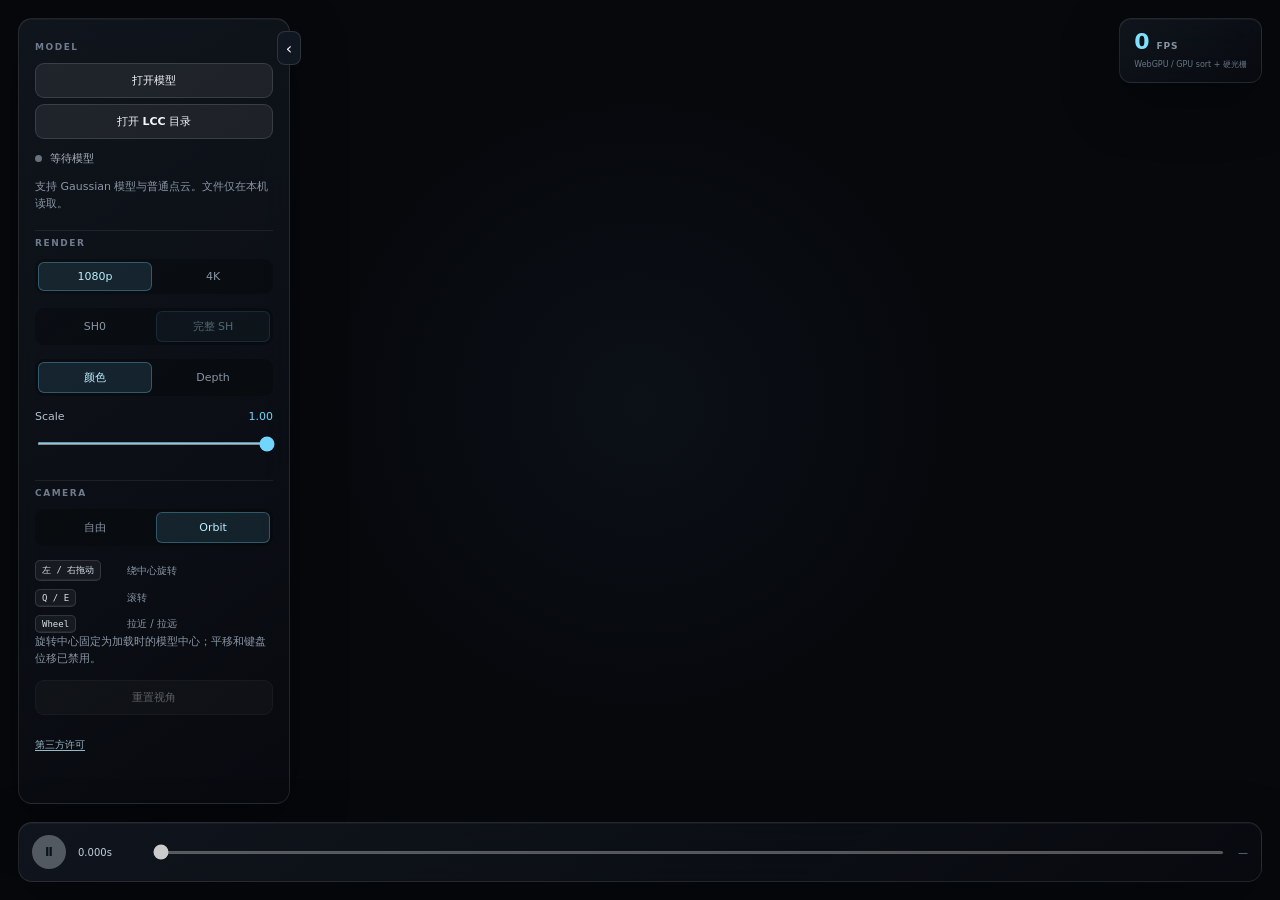
<file: index.html>
<!doctype html>
<html lang="zh-CN">
  <head>
    <meta charset="UTF-8" />
    <meta name="viewport" content="width=device-width, initial-scale=1.0" />
    <meta name="theme-color" content="#080b10" />
    <title>Gaussian &amp; Point Cloud Viewer</title>
    <script type="module" crossorigin src="./assets/index-fG0unI_7.js"></script>
    <link rel="stylesheet" crossorigin href="./assets/index-BBDv4uIc.css">
  </head>
  <body>
    <div id="root"></div>
  </body>
</html>
</file>
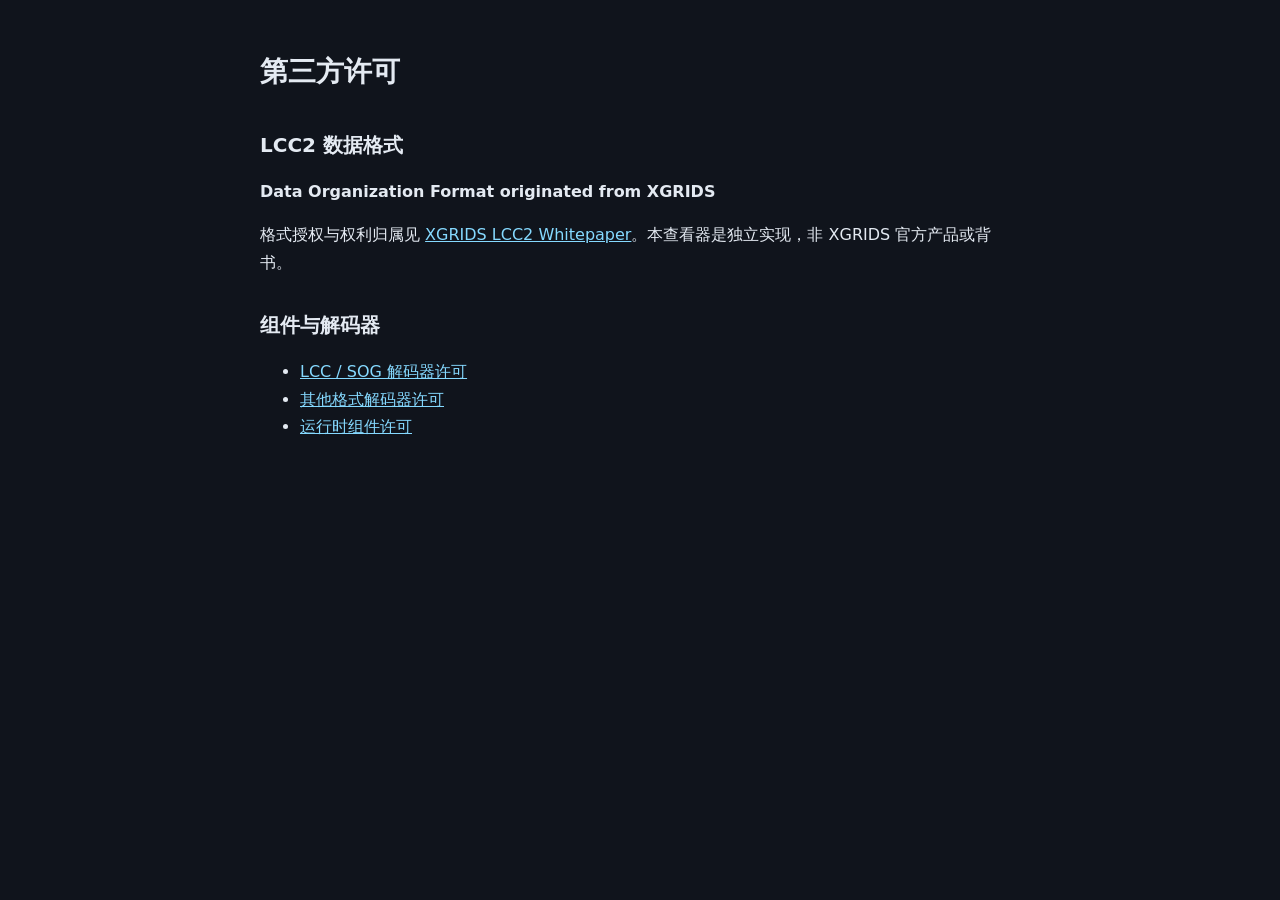
<file: licenses.html>
<!doctype html>
<html lang="zh-CN">
<head>
  <meta charset="utf-8">
  <meta name="viewport" content="width=device-width, initial-scale=1">
  <title>第三方许可 · GS Viewer</title>
  <style>
    body { max-width: 760px; margin: 48px auto; padding: 0 24px; background: #10141c; color: #e4eaf2; font: 16px/1.7 system-ui, sans-serif; }
    a { color: #85d9ff; }
    h1 { font-size: 28px; } h2 { margin-top: 32px; font-size: 20px; }
  </style>
</head>
<body>
  <h1>第三方许可</h1>
  <h2>LCC2 数据格式</h2>
  <p><strong>Data Organization Format originated from XGRIDS</strong></p>
  <p>格式授权与权利归属见 <a href="https://github.com/xgrids/LCC2Whitepaper" rel="noopener noreferrer">XGRIDS LCC2 Whitepaper</a>。本查看器是独立实现，非 XGRIDS 官方产品或背书。</p>
  <h2>组件与解码器</h2>
  <ul>
    <li><a href="LCC_DECODER_LICENSES.txt">LCC / SOG 解码器许可</a></li>
    <li><a href="THIRD_PARTY_LICENSES.txt">其他格式解码器许可</a></li>
    <li><a href="RUNTIME_LICENSES.txt">运行时组件许可</a></li>
  </ul>
</body>
</html>
</file>
<file: assets/index-BBDv4uIc.css>
:root{font-family:Inter,ui-sans-serif,system-ui,-apple-system,BlinkMacSystemFont,Segoe UI,sans-serif;color:#f4f7fb;background:#06080c;font-synthesis:none;text-rendering:optimizeLegibility}*{box-sizing:border-box}html,body,#root{width:100%;height:100%;margin:0;overflow:hidden}button,input{font:inherit}button{color:inherit}.viewer-shell{position:relative;width:100%;height:100%;background:radial-gradient(circle at 50% 45%,rgba(34,52,70,.2),transparent 38%),#06080c;user-select:none}.render-canvas{position:absolute;inset:0;width:100%;height:100%;display:block;cursor:grab;touch-action:none;outline:none}.render-canvas:active{cursor:grabbing}.glass{border:1px solid rgba(255,255,255,.1);background:linear-gradient(145deg,#12171fe0,#080b10c2);box-shadow:0 18px 55px #00000057,inset 0 1px #ffffff0a;backdrop-filter:blur(18px) saturate(125%)}.status-chip{color:#aab4bf;font-size:11px;display:flex;align-items:center;gap:8px;margin:12px 0;overflow-wrap:anywhere}.status-chip i{width:7px;height:7px;border-radius:50%;background:#69717d}.status-chip i.online{background:#50e7a2;box-shadow:0 0 11px #50e7a2b3}.file-button,.secondary-button{border:1px solid rgba(255,255,255,.12);border-radius:9px;background:#ffffff12;padding:9px 13px;font-size:11px;font-weight:650;cursor:pointer;transition:background .12s ease,border-color .12s ease}.file-button:hover,.secondary-button:hover{background:#ffffff1f;border-color:#7ad9ff73}.file-button{display:block;width:100%;text-align:center}.file-button~.file-button{margin-top:6px}.license-link{color:#99b8c8;font-size:10px;text-underline-offset:2px}.viewer-controls{border:0;padding:0;margin:0;min-width:0}.viewer-controls:disabled{opacity:.6}.diagnostics-controls .muted{margin-top:8px}.file-button:disabled{opacity:.35;cursor:default}.secondary-button{width:100%;margin-top:13px}.secondary-button:disabled{opacity:.35;cursor:default}.control-panel{position:absolute;top:18px;left:18px;bottom:96px;width:272px;border-radius:14px;transition:width .18s ease}.control-panel.closed{width:28px}.panel-toggle{position:absolute;top:12px;right:-12px;z-index:2;width:24px;height:34px;border:1px solid rgba(255,255,255,.12);border-radius:8px;background:#111721;cursor:pointer}.panel-content{height:100%;overflow-y:auto;padding:16px;scrollbar-width:thin}.panel-content section{padding:7px 0 18px;border-bottom:1px solid rgba(255,255,255,.075)}.panel-content section:last-child{border-bottom:0}.section-label{margin-bottom:11px;color:#6f7c8d;font-size:9px;font-weight:800;letter-spacing:.17em}.muted{color:#8b96a5;font-size:11px;line-height:1.55;margin:0}.model-card{padding:11px;border-radius:10px;background:#ffffff0b}.model-card strong{display:block;overflow:hidden;text-overflow:ellipsis;white-space:nowrap;font-size:12px}.model-card div{display:flex;justify-content:space-between;margin-top:8px;color:#8794a3;font-size:10px}.control-row{display:block;margin:13px 0}.control-row>div{display:flex;justify-content:space-between;margin-bottom:7px;color:#b8c2ce;font-size:11px}.control-row output{color:#71d6ff;font-variant-numeric:tabular-nums}input[type=range]{width:100%;height:3px;accent-color:#70d6ff;cursor:pointer}.shortcut-grid{display:grid;grid-template-columns:84px 1fr;gap:8px;align-items:center;color:#8995a4;font-size:10px}.mode-switch{display:flex;gap:4px;padding:3px;margin-bottom:14px;border-radius:9px;background:#00000040}.mode-switch button{flex:1;border:1px solid transparent;border-radius:6px;padding:7px;background:transparent;color:#8995a4;font-size:11px;cursor:pointer}.mode-switch button[aria-pressed=true]{color:#bceeff;border-color:#70d6ff4d;background:#70d6ff1f}.mode-switch button:disabled{opacity:.4;cursor:default}.depth-range-inputs{display:flex;gap:10px}.depth-range-inputs label{flex:1;min-width:0;color:#b8c2ce;font-size:10px}.depth-range-inputs input{width:100%;margin-top:6px;padding:6px;border:1px solid rgba(255,255,255,.15);border-radius:6px;background:#00000040;color:#d8e0e9;user-select:text}.depth-legend{display:flex;align-items:center;gap:8px;margin-top:12px;color:#8995a4;font-size:10px}.depth-legend i{flex:1;height:5px;border-radius:3px;background:linear-gradient(to right,maroon,red,#ff0,#0ff,#00f,navy)}.depth-controls .muted{margin-top:9px;font-size:10px}kbd{justify-self:start;padding:3px 6px;border:1px solid rgba(255,255,255,.12);border-radius:5px;background:#ffffff0d;color:#d8e0e9;font-size:9px;box-shadow:inset 0 -1px #ffffff0f}.performance{position:absolute;top:18px;right:18px;min-width:114px;padding:12px 14px;border-radius:12px;display:grid;grid-template-columns:auto 1fr;align-items:baseline;gap:2px 7px}.performance strong{color:#7fe0ff;font-size:22px;line-height:1;font-variant-numeric:tabular-nums}.performance span{color:#8592a2;font-size:9px;font-weight:800;letter-spacing:.1em}.performance em{grid-column:1 / -1;margin-top:4px;color:#687585;font-size:8px;font-style:normal}.timeline{position:absolute;left:18px;right:18px;bottom:18px;height:60px;padding:10px 13px;border-radius:14px;display:flex;align-items:center;gap:12px}.transport{width:34px;height:34px;border:0;border-radius:50%;background:#eefaff;color:#071017;font-size:12px;font-weight:900;cursor:pointer}.transport:disabled{opacity:.3}.timecode,.duration{width:61px;color:#c3ceda;font-size:10px;font-variant-numeric:tabular-nums}.duration{width:auto;color:#6f7b8a}.time-slider{flex:1}.static-label{color:#8995a4;font-size:11px}.loading-card,.error-card{position:absolute;left:50%;top:50%;width:min(420px,calc(100% - 36px));transform:translate(-50%,-50%);padding:18px;border-radius:14px}.loading-card>div:first-child{display:flex;justify-content:space-between;font-size:12px}.loading-card span{color:#72dbff;font-variant-numeric:tabular-nums}.loading-card small{display:block;margin-top:8px;color:#7f8b99;font-size:10px}.progress-track{height:4px;margin-top:13px;overflow:hidden;border-radius:4px;background:#ffffff14}.progress-track i{display:block;height:100%;background:linear-gradient(90deg,#6ee0ff,#8f7cff);box-shadow:0 0 12px #67d5ff;transition:width .1s linear}.error-card{border-color:#ff687059}.error-card strong{color:#ff858b}.error-card p{color:#b9c2cc;font-size:11px;line-height:1.5;user-select:text}.drop-overlay{position:absolute;inset:10px;z-index:10;display:grid;place-content:center;text-align:center;border:1px dashed #6edcff;border-radius:18px;background:#050a10db;pointer-events:none}.drop-overlay strong{font-size:20px}.drop-overlay span{margin-top:8px;color:#82909f;font-size:11px}@media(max-width:720px){.control-panel{left:10px;top:10px;bottom:86px;width:min(260px,calc(100% - 58px))}.timeline{left:10px;right:10px;bottom:10px}.timeline{gap:7px}.timecode{width:48px}.performance{top:10px;right:10px}.control-panel.open~.performance{display:none}}
</file>
